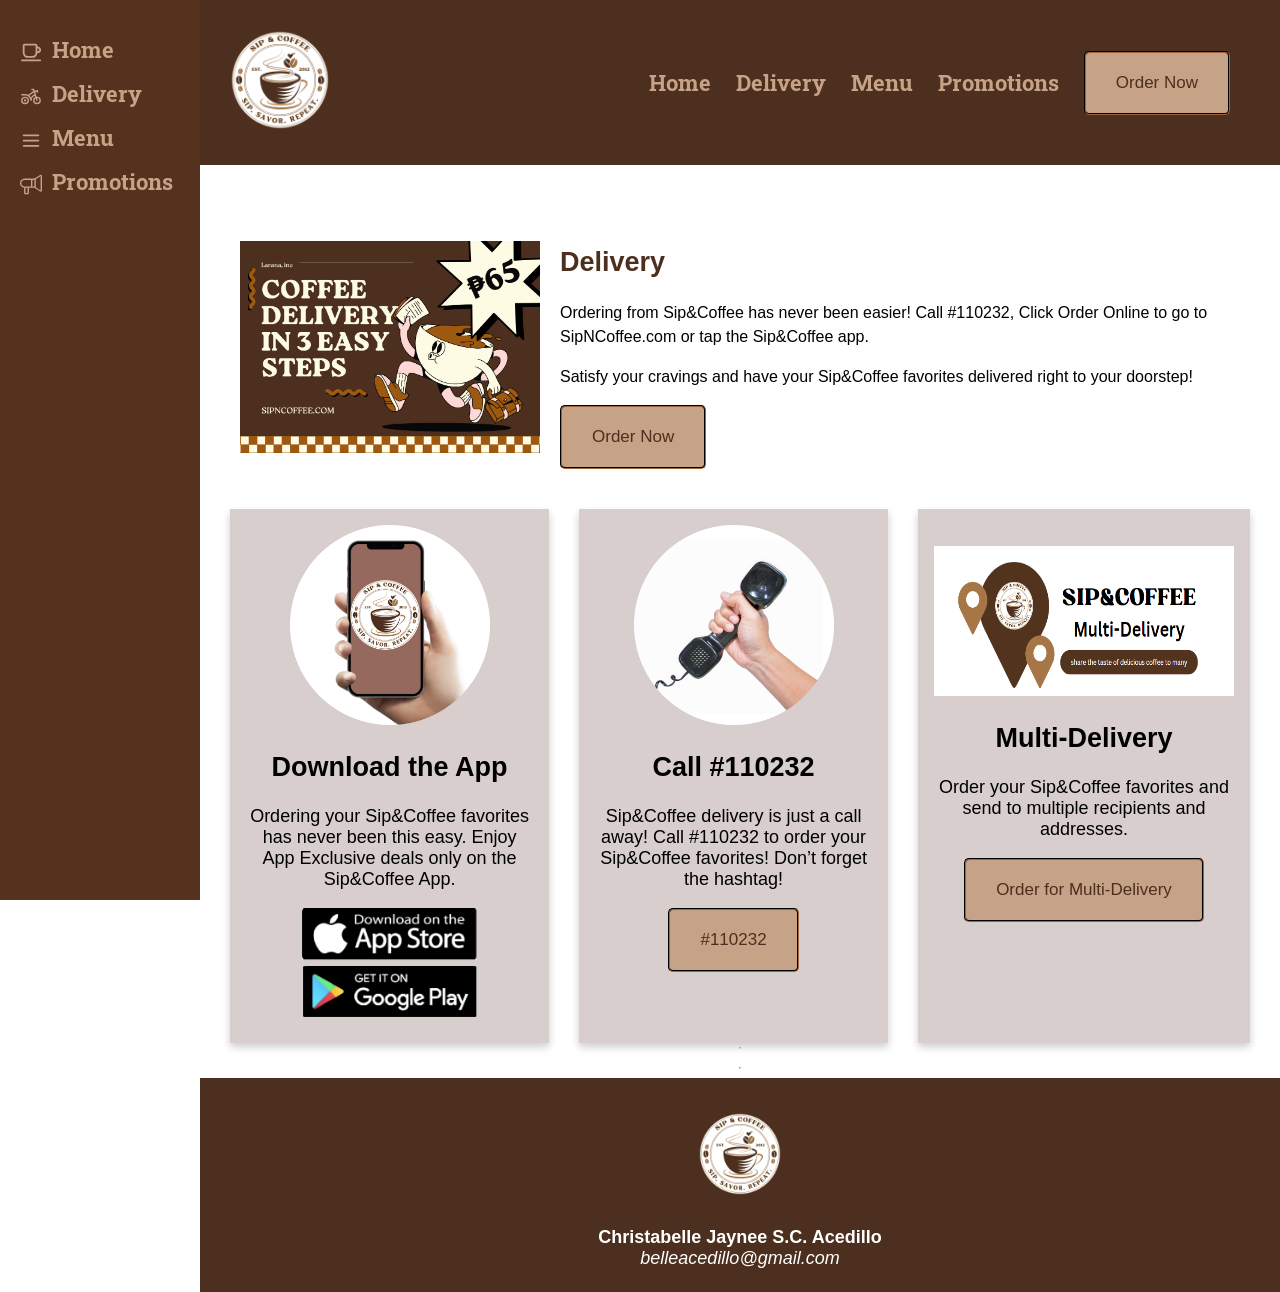
<file: SipNCoffeeFinals-main/delivery.html>
<!DOCTYPE html>
<html lang="en">
<head>
    <link rel="preconnect" href="https://fonts.googleapis.com">
    <link rel="preconnect" href="https://fonts.gstatic.com" crossorigin>
    <link href="https://fonts.googleapis.com/css2?family=Roboto+Slab:wght@100..900&display=swap" rel="stylesheet">

    <meta charset="UTF-8">
    <meta name="viewport" content="width=device-width, initial-scale=1.0">
    <link rel="preconnect" href="https://fonts.googleapis.com">
    <link rel="preconnect" href="https://fonts.gstatic.com" crossorigin>
    <link href="https://fonts.googleapis.com/css2?family=M+PLUS+Rounded+1c&display=swap" rel="stylesheet">
    <link rel="stylesheet" href="css/delivery.css">
    <link rel="stylesheet" href="css/style.css">
    <title>Sip & Coffee</title>
</head>
<body>
    <div class="sidebar">
        <div class="sidebar-navigation">
            <a href="index.html">
                <img class="svg-icon" src="svg/coffee-svgrepo-com.svg" alt="">
                  &nbsp;Home
            </a>
            <a href="delivery.html">
                <img class="svg-icon" src="svg/motorcycle-svgrepo-com.svg" alt="">
                  &nbsp;Delivery
            </a>
            <a href="menu.html">
                <img class="svg-icon" src="svg/hamburger.svg" alt="">
                &nbsp;Menu</a>

            <a href="promotions.html">
                <img class="svg-icon" src="svg/megaphone-svgrepo-com.svg" alt="">
                &nbsp;Promotions
            </a>
        </div>  
    </div>
    
    <div class="wrapper">

        <div class="header">
            <div class="logo">
                <img src="homeimages/logo.png" alt="Logo">
            </div>
            <div class="navigation">
                <a href="index.html">Home</a>
                <a href="delivery.html">Delivery</a>
                <a href="menu.html">Menu</a>
                <a href="promotions.html">Promotions</a> &nbsp;
                <button onclick="location.href='order.html';">Order Now</button>
            </div>
        </div>
        
        <div class="content">
            <div class="delivery-section">
                <img src="deliveryimages/easysteps.png" alt="Sip&Coffee Delivery">
                <div class="delivery-text">
                    <h2>Delivery</h2>
                    <p class="order-info">Ordering from Sip&Coffee has never been easier! Call #110232, Click Order Online to go to SipNCoffee.com or tap the Sip&Coffee app. </p>
                    <p class="order-info">Satisfy your cravings and have your Sip&Coffee favorites delivered right to your doorstep!</p>
                    <button onclick="location.href='order.html';">Order Now</button>
                </div>
            </div>
        </div>

        <div class="delivery-options">
            <div class="column">
                <div class="card">
                    <img src="deliveryimages/app.png" style="height: 200px;" alt="Download the App">
                    <h2>Download the App</h2>
                    <div class="divider"></div>
                    <p>Ordering your Sip&Coffee favorites has never been this easy. Enjoy App Exclusive deals only on the Sip&Coffee App.</p>
                    <div class="store-buttons">
                        <img src="deliveryimages/appstore.png" alt="App Store">
                        <img src="deliveryimages/playstore.png" alt="Google Play">
                    </div>
                </div>
            </div>
            <div class="column">
                <div class="card">
                    <img src="deliveryimages/telephone.png" style="height: 200px; width: 200px;" alt="Call #110232">
                    <h2>Call #110232</h2>
                    <div class="divider"></div>
                    <p>Sip&Coffee delivery is just a call away! Call #110232 to order your Sip&Coffee favorites! Don’t forget the hashtag!</p>
                    <button>#110232</button>
                </div>
            </div>
            <div class="column">
                <div class="card">
                    <br>
                    <img src="deliveryimages/multi.png" style="height: 150px; width: 300px;" alt="Multi-Delivery">
                    <h2>Multi-Delivery</h2>
                    <div class="divider"></div>
                    <p>Order your Sip&Coffee favorites and send to multiple recipients and addresses.</p>
                    <button onclick="location.href='order.html';">Order for Multi-Delivery</button>
                </div>
            </div>
        </div>
        
        <hr>
        <hr>

        <div class="footer">
            <br>
            <img width="100" height="100" src="homeimages/logo.png" alt="Logo">
            <p><b>Christabelle Jaynee S.C. Acedillo</b><br><i>belleacedillo@gmail.com</i></p>
        </div>
    </div>
</div>
</body>
</html>
</file>
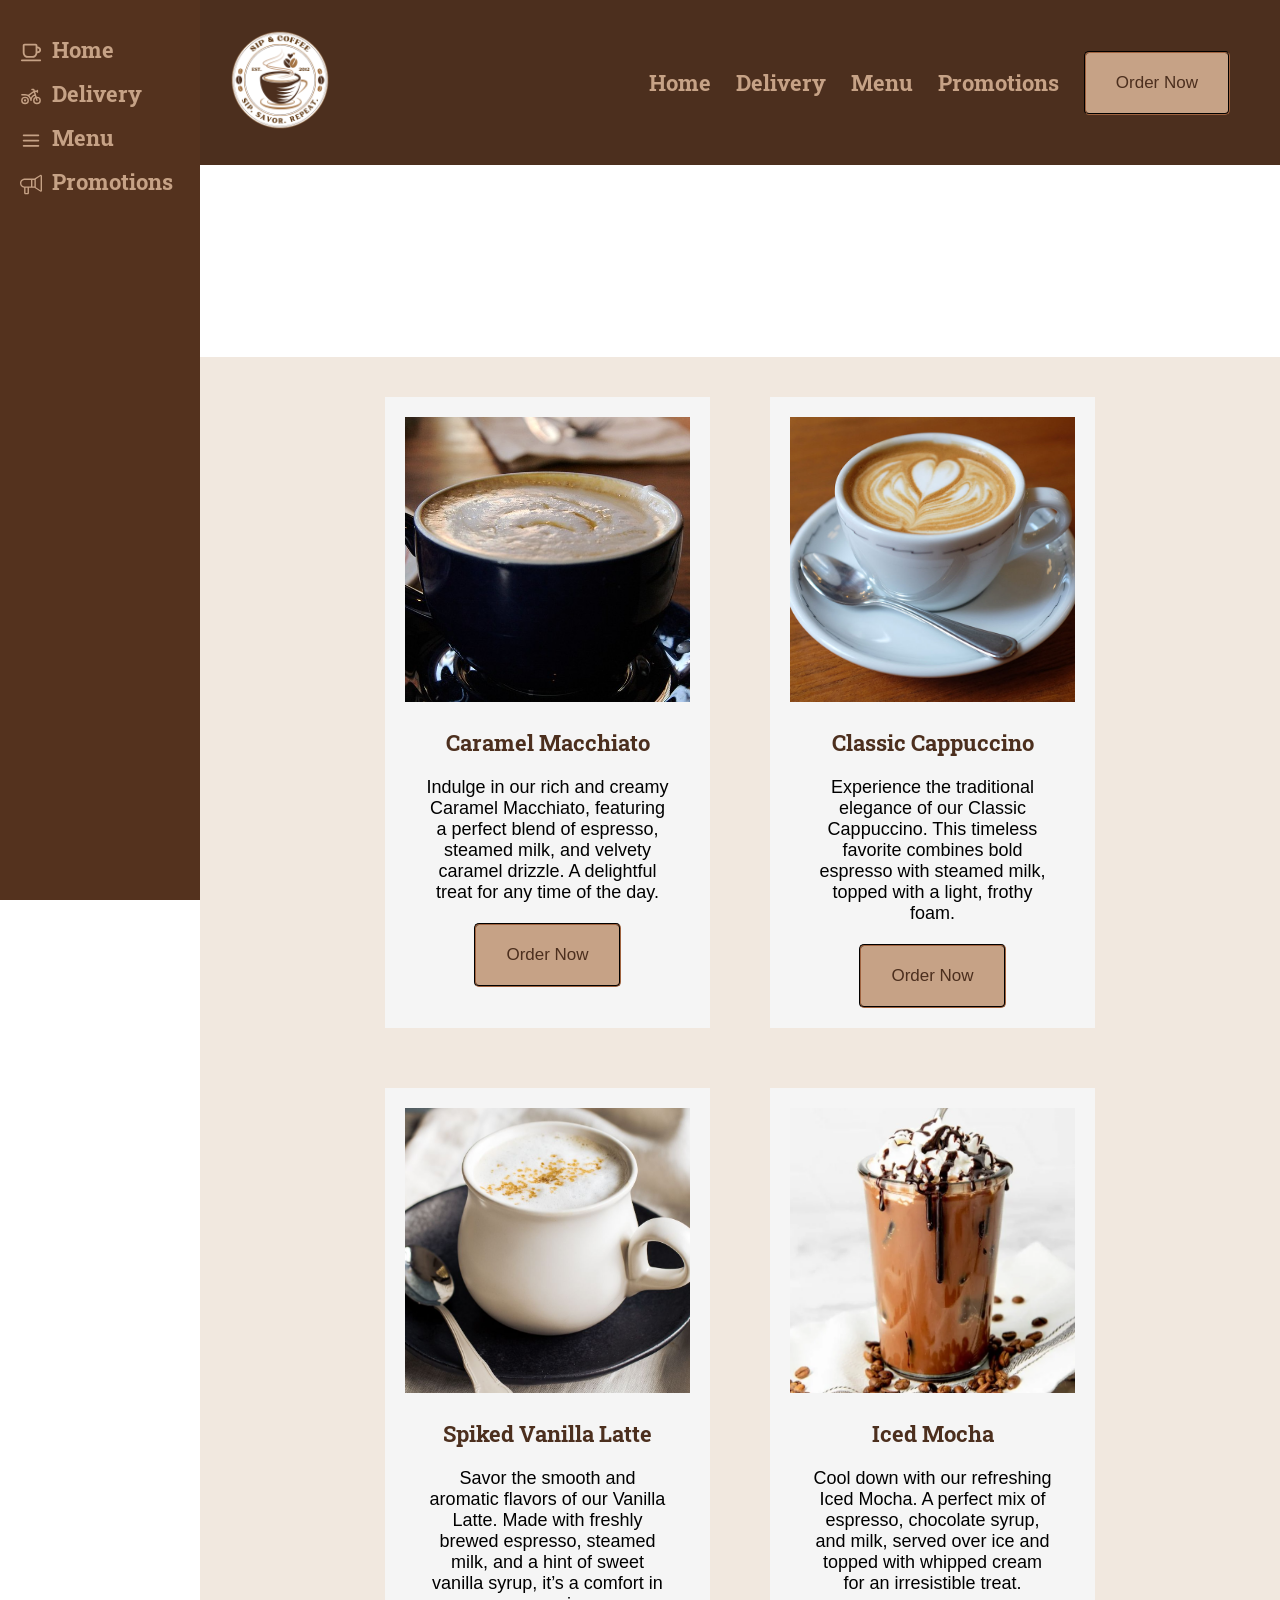
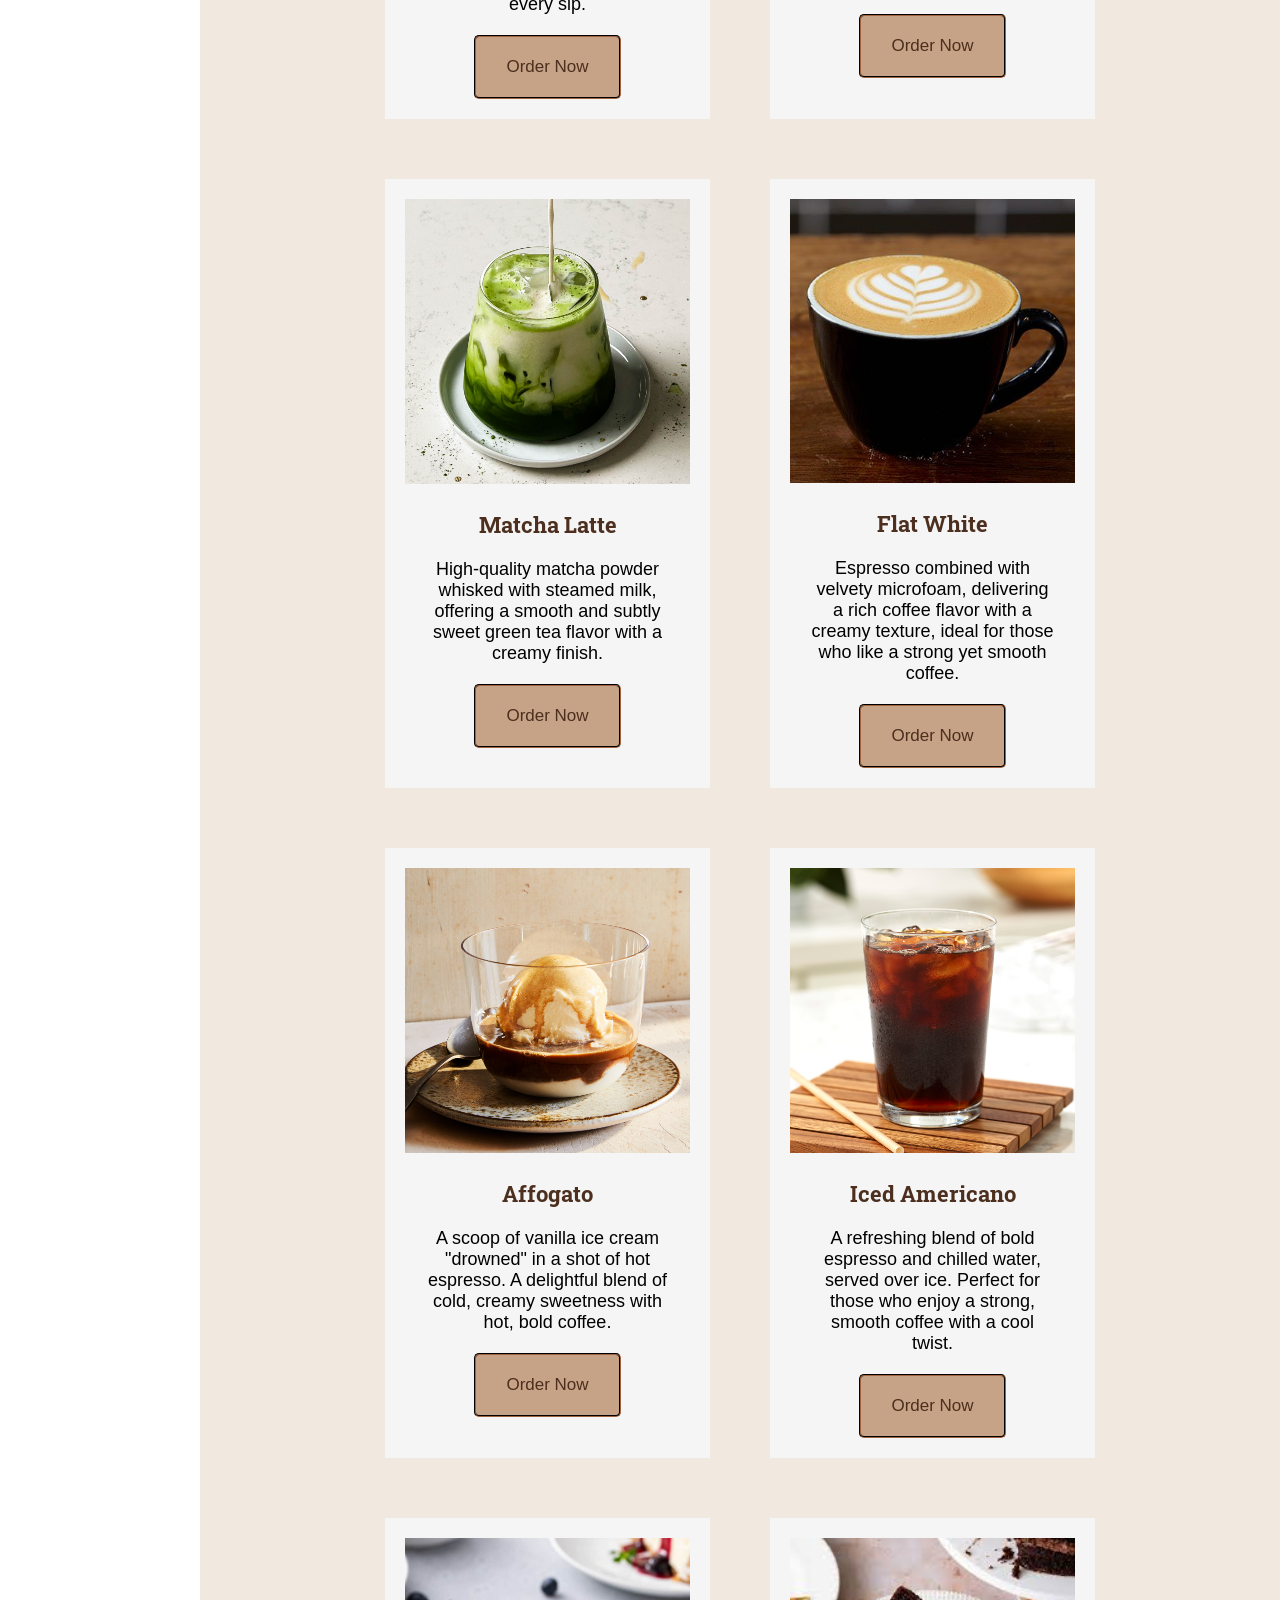
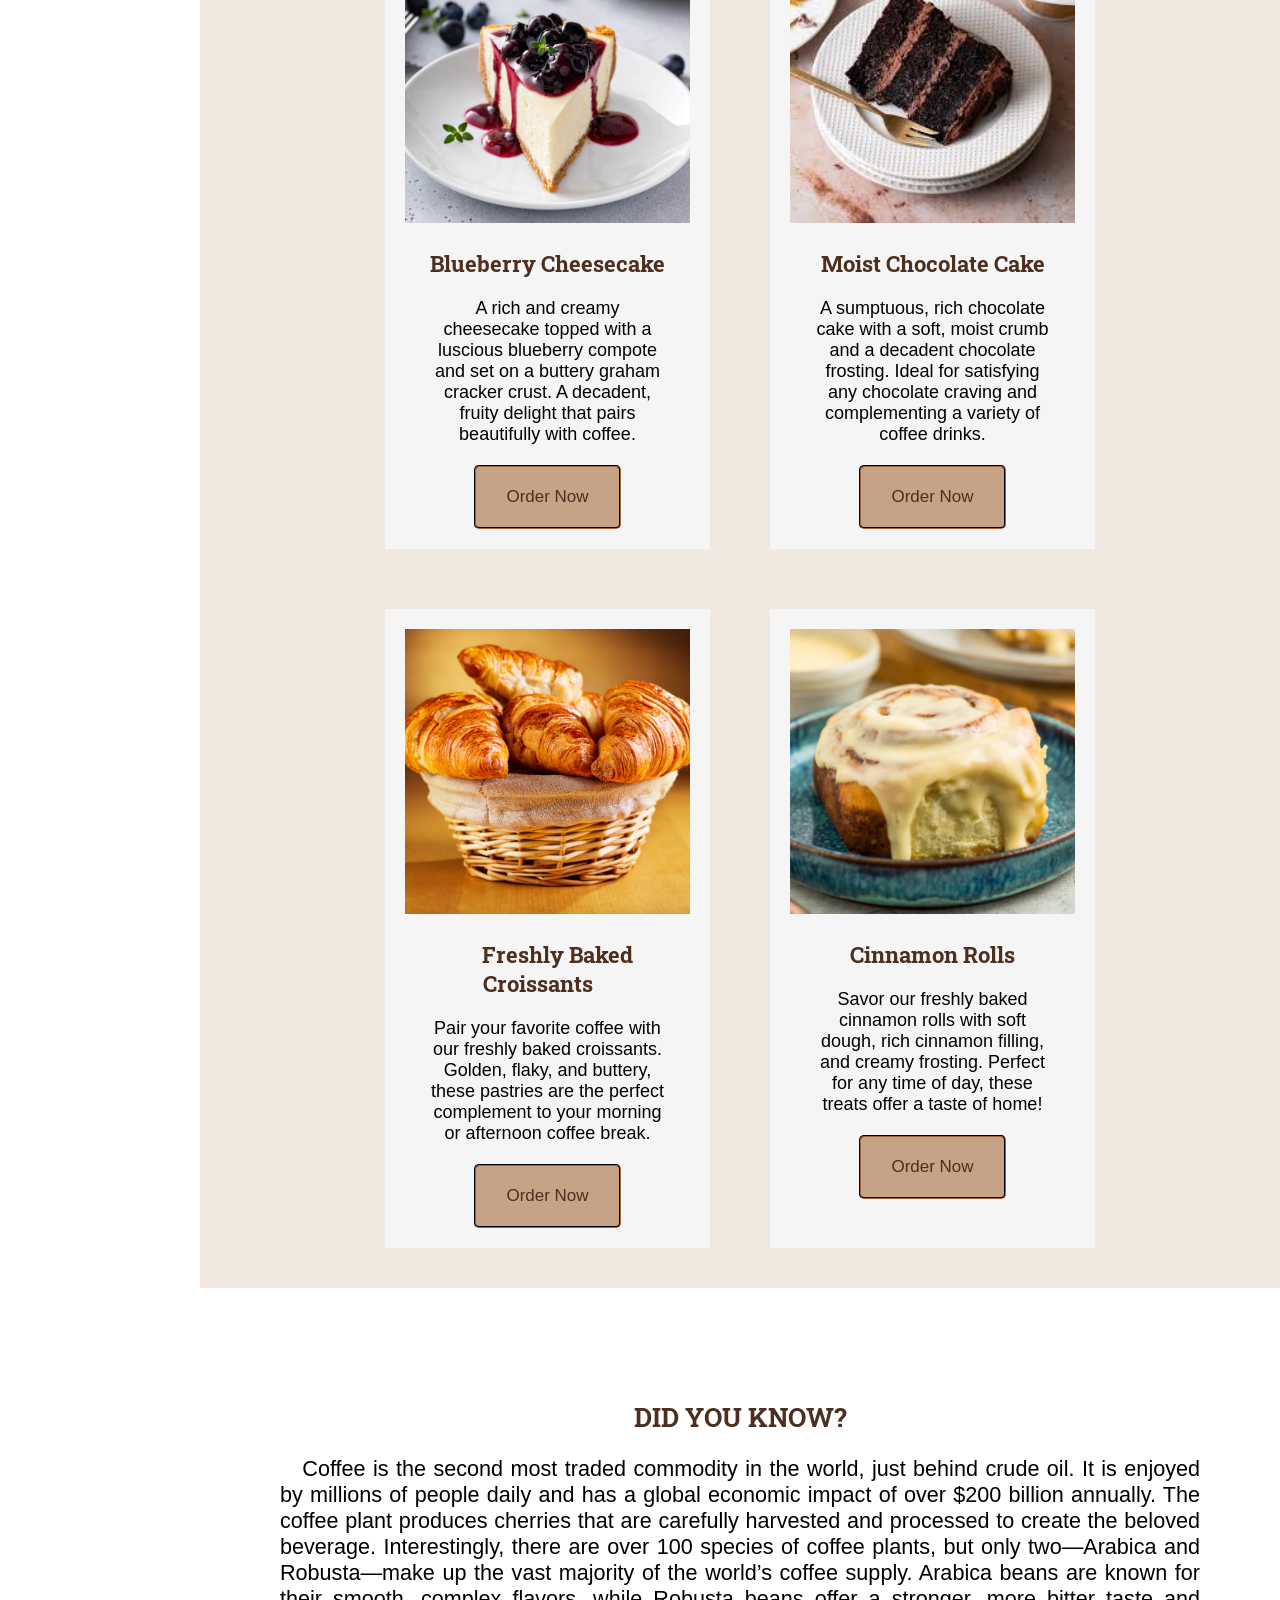
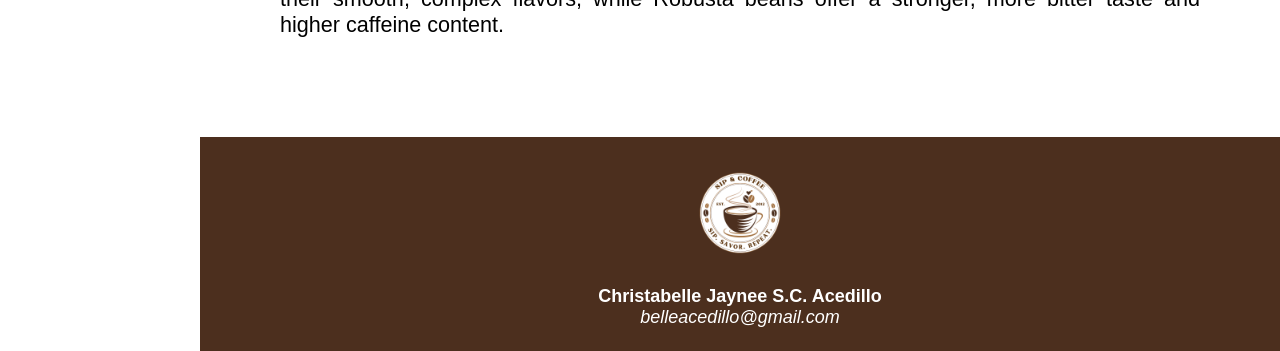
<file: SipNCoffeeFinals-main/menu.html>
<!DOCTYPE html>
<html lang="en">
<head>
    <link rel="preconnect" href="https://fonts.googleapis.com">
    <link rel="preconnect" href="https://fonts.gstatic.com" crossorigin>
    <link href="https://fonts.googleapis.com/css2?family=Roboto+Slab:wght@100..900&display=swap" rel="stylesheet">

    <meta charset="UTF-8">
    <meta name="viewport" content="width=device-width, initial-scale=1.0">
    <link rel="preconnect" href="https://fonts.googleapis.com">
    <link rel="preconnect" href="https://fonts.gstatic.com" crossorigin>
    <link href="https://fonts.googleapis.com/css2?family=M+PLUS+Rounded+1c&display=swap" rel="stylesheet">
    <link rel="stylesheet" href="css/style.css">
    <title>Sip & Coffee</title>
</head>
<body>
    <div class="sidebar">
        <div class="sidebar-navigation">
            <a href="index.html">
                <img class="svg-icon" src="svg/coffee-svgrepo-com.svg" alt="">
                  &nbsp;Home
            </a>
            <a href="delivery.html">
                <img class="svg-icon" src="svg/motorcycle-svgrepo-com.svg" alt="">
                  &nbsp;Delivery
            </a>
            <a href="menu.html">
                <img class="svg-icon" src="svg/hamburger.svg" alt="">
                &nbsp;Menu</a>

            <a href="promotions.html">
                <img class="svg-icon" src="svg/megaphone-svgrepo-com.svg" alt="">
                &nbsp;Promotions
            </a>
        </div>  
    </div>
    <div class="wrapper">
        <div class="header">
            <div class="logo">
                <img src="homeimages/logo.png" alt="Logo">
            </div>
            <div class="navigation">
                <a href="index.html">Home</a>
                <a href="delivery.html">Delivery</a>
                <a href="menu.html">Menu</a>
                <a href="promotions.html">Promotions</a> &nbsp;
                <button onclick="location.href='order.html';">Order Now</button>
            </div>
        </div>
        <div class="header-banner">
            <p><b>DRINKS AND PASTERIES SELECTIONS</b></p>
        </div>
        <div class="main-content">
            <div class="images-collage">
                <div class="image-box">
                    <img src="homeimages/caramel.png" alt="Image 1">
                    <br><br>
                    <b class="roboto-slab larger">Caramel Macchiato</b>
                    <p>Indulge in our rich and creamy Caramel Macchiato, featuring a perfect blend of espresso, steamed milk, and velvety caramel drizzle. A delightful treat for any time of the day.</p>
                    <button onclick="location.href='order.html';">Order Now</button>
                </div>
                <div class="image-box">
                    <img src="homeimages/cap.png" alt="Image 2">
                    <br><br>
                    <b class="roboto-slab larger">Classic Cappuccino</b>
                    <p>Experience the traditional elegance of our Classic Cappuccino. This timeless favorite combines bold espresso with steamed milk, topped with a light, frothy foam.</p>
                    <button onclick="location.href='order.html';">Order Now</button>
                </div>
                <div class="image-box">
                    <img src="homeimages/vanilla.png" alt="Image 3">
                    <br><br>
                    <b class="roboto-slab larger">Spiked Vanilla Latte</b>
                    <p>Savor the smooth and aromatic flavors of our Vanilla Latte. Made with freshly brewed espresso, steamed milk, and a hint of sweet vanilla syrup, it’s a comfort in every sip.</p>
                    <button onclick="location.href='order.html';">Order Now</button>
                </div>
                <div class="image-box">
                    <img src="homeimages/mocha.png" alt="Image 4">
                    <br><br>
                    <b class="roboto-slab larger">Iced Mocha</b>
                    <p>Cool down with our refreshing Iced Mocha. A perfect mix of espresso, chocolate syrup, and milk, served over ice and topped with whipped cream for an irresistible treat.</p>
                    <button onclick="location.href='order.html';">Order Now</button>
                </div>
                <div class="image-box">
                    <img src="menuimages/matcha.png" alt="Image 5">
                    <br><br>
                    <b class="roboto-slab larger">Matcha Latte</b>
                    <p>High-quality matcha powder whisked with steamed milk, offering a smooth and subtly sweet green tea flavor with a creamy finish.</p>
                    <button onclick="location.href='order.html';">Order Now</button>
                </div>
                <div class="image-box">
                    <img src="menuimages/flatwhite.png" alt="Image 6">
                    <br><br>
                    <b class="roboto-slab larger">Flat White</b>
                    <p>Espresso combined with velvety microfoam, delivering a rich coffee flavor with a creamy texture, ideal for those who like a strong yet smooth coffee.</p>
                    <button onclick="location.href='order.html';">Order Now</button>
                </div>
                <div class="image-box">
                    <img src="menuimages/affogato.png" alt="Image 7">
                    <br><br>
                    <b class="roboto-slab larger">Affogato</b>
                    <p>A scoop of vanilla ice cream "drowned" in a shot of hot espresso. A delightful blend of cold, creamy sweetness with hot, bold coffee.</p>
                    <button onclick="location.href='order.html';">Order Now</button>
                </div>
                <div class="image-box">
                    <img src="menuimages/icedamericano.png" alt="Image 8">
                    <br><br>
                    <b class="roboto-slab larger">Iced Americano</b>
                    <p>A refreshing blend of bold espresso and chilled water, served over ice. Perfect for those who enjoy a strong, smooth coffee with a cool twist.</p>
                    <button onclick="location.href='order.html';">Order Now</button>
                </div>
                <div class="image-box">
                    <img src="menuimages/blue.png" alt="Image 9">
                    <br><br>
                    <b class="roboto-slab larger">Blueberry Cheesecake</b>
                    <p>A rich and creamy cheesecake topped with a luscious blueberry compote and set on a buttery graham cracker crust. A decadent, fruity delight that pairs beautifully with coffee.</p>
                    <button onclick="location.href='order.html';">Order Now</button>
                </div>
                <div class="image-box">
                    <img src="menuimages/choco.png" alt="Image 10">
                    <br><br>
                    <b class="roboto-slab larger">Moist Chocolate Cake</b>
                    <p>A sumptuous, rich chocolate cake with a soft, moist crumb and a decadent chocolate frosting. Ideal for satisfying any chocolate craving and complementing a variety of coffee drinks.</p>
                    <button onclick="location.href='order.html';">Order Now</button>
                </div>
                <div class="image-box">
                    <img src="homeimages/bread.png" alt="Image 11">
                    <br><br>
                    <b class="roboto-slab larger">Freshly Baked Croissants</b>
                    <p>Pair your favorite coffee with our freshly baked croissants. Golden, flaky, and buttery, these pastries are the perfect complement to your morning or afternoon coffee break.</p>
                    <button onclick="location.href='order.html';">Order Now</button>
                </div>
                <div class="image-box">
                    <img src="homeimages/cinnamon.png" alt="Image 12">
                    <br><br>
                    <b class="roboto-slab larger">Cinnamon Rolls</b>
                    <p>Savor our freshly baked cinnamon rolls with soft dough, rich cinnamon filling, and creamy frosting. Perfect for any time of day, these treats offer a taste of home!</p>
                    <button onclick="location.href='order.html';">Order Now</button>
                </div>
            </div>
        </div>
        <div class="banner">
        </div>
        <div class="intro-text-area"><br><br>
            <center><b class="roboto-slab larger">DID YOU KNOW?</b></center>
            <p>
                &nbsp;&nbsp;&nbsp;Coffee is the second most traded commodity in the world, just behind crude oil. It is enjoyed by millions of people daily and has a global economic impact of over $200 billion annually. The coffee plant produces cherries that are carefully harvested and processed to create the beloved beverage. Interestingly, there are over 100 species of coffee plants, but only two—Arabica and Robusta—make up the vast majority of the world’s coffee supply. Arabica beans are known for their smooth, complex flavors, while Robusta beans offer a stronger, more bitter taste and higher caffeine content.            </p><br><br><br>
        </div>
        <div class="footer">
            <br>
            <img width="100" height="100" src="homeimages/logo.png" alt="Logo">
            <p><b>Christabelle Jaynee S.C. Acedillo</b><br><i>belleacedillo@gmail.com</i></p>
        </div>
    </div>
</div>
</body>
</html>
</file>
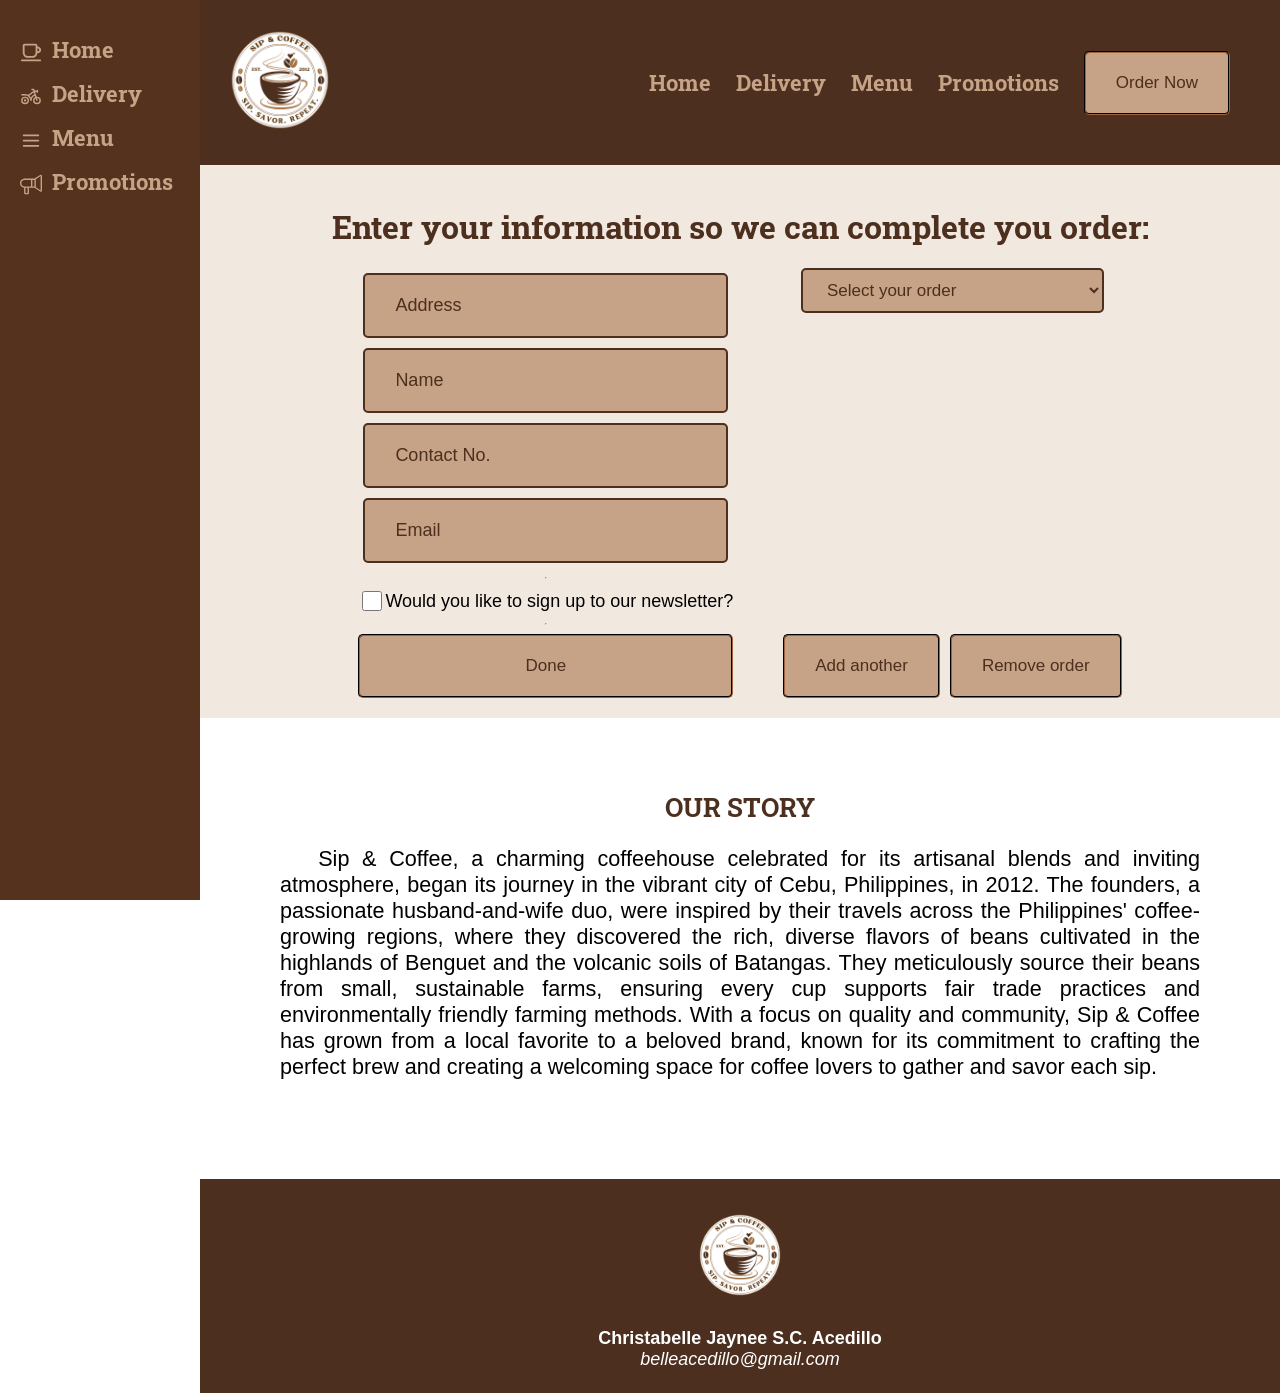
<file: SipNCoffeeFinals-main/order.html>
<!DOCTYPE html>
<html lang="en">
<head>
    <link rel="preconnect" href="https://fonts.googleapis.com">
    <link rel="preconnect" href="https://fonts.gstatic.com" crossorigin>
    <link href="https://fonts.googleapis.com/css2?family=Roboto+Slab:wght@100..900&display=swap" rel="stylesheet">

    <meta charset="UTF-8">
    <meta name="viewport" content="width=device-width, initial-scale=1.0">
    <link rel="preconnect" href="https://fonts.googleapis.com">
    <link rel="preconnect" href="https://fonts.gstatic.com" crossorigin>
    <link href="https://fonts.googleapis.com/css2?family=M+PLUS+Rounded+1c&display=swap" rel="stylesheet">
    <link rel="stylesheet" href="css/style.css">
    <link rel="stylesheet" href="css/order.css">
    <title>Sip & Coffee</title>
</head>
<body>
    <div class="sidebar">
        <div class="sidebar-navigation">
            <a href="index.html">
                <img class="svg-icon" src="svg/coffee-svgrepo-com.svg" alt="">
                  &nbsp;Home
            </a>
            <a href="delivery.html">
                <img class="svg-icon" src="svg/motorcycle-svgrepo-com.svg" alt="">
                  &nbsp;Delivery
            </a>
            <a href="menu.html">
                <img class="svg-icon" src="svg/hamburger.svg" alt="">
                &nbsp;Menu</a>

            <a href="promotions.html">
                <img class="svg-icon" src="svg/megaphone-svgrepo-com.svg" alt="">
                &nbsp;Promotions
            </a>
        </div>  
    </div>
    <div class="wrapper">
        <div class="header">
            <div class="logo">
                <img src="homeimages/logo.png" alt="Logo">
            </div>
            <div class="navigation">
                <a href="index.html">Home</a>
                <a href="delivery.html">Delivery</a>
                <a href="menu.html">Menu</a>
                <a href="promotions.html">Promotions</a> &nbsp;
                <button onclick="location.href='order.html';">Order Now</button>
            </div>
        </div>
        <div class="main-content">
            <b class="roboto-slab" style="font-size: xx-large; flex: none;">Enter your information so we can complete you order:</b>
            
            <div style="display: flex; flex-direction: row; gap: 50px;">
                <div style="display: flex; flex-direction: column;">
                    <input type="text" placeholder="Address">
                    <input type="text" placeholder="Name">
                    <input type="text" placeholder="Contact No.">
                    <input type="text" placeholder="Email">
    
                    <hr>

                    <div style="display: flex; flex-direction: row; align-items: center;">
                        <input type="checkbox"><span>Would you like to sign up to our newsletter?</span>
                    </div>
                    <hr>
                    <button onclick="location.href='#order-complete';">Done</button>
                </div>
    
                <div style="display: flex; align-items: center; flex-direction: column; gap: 10px; justify-content: space-between;">
                    <div id="select" style="display: flex; flex-direction: column; gap: 10px;">
                        <select>
                              <option value="">Select your order</option>
                              <option value="csramel-machiato">Caramel Macchiato - ₱60</option>
                              <option value="cappuccino">Classic Cappuccino -  ₱55</option>
                              <option value="vanilla-latte">Spiked Vanilla Latte -  ₱45</option>
                              <option value="mocha">Iced Mocha -  ₱65</option>
                              <option value="matcha">Matcha Latte -  ₱80</option>
                              <option value="flat-white">Flat White -  ₱70</option>
                              <option value="affogato">Affogato -  ₱65</option>
                              <option value="iced-americano">Iced Americano -  ₱50</option>
                              <option value="blueberry-cheesecake">Blueberry Cheesecake -  ₱100</option>
                              <option value="moist-choco">Moist Chocolate Cake -  ₱110</option>
                              <option value="crossaints">Freshly Baked Croissants -  ₱90</option>
                              <option value="cinammon-rolls">Cinnamon Rolls -  ₱80</option>
                          </select>
                    </div>
          
                      <br>
                      
                      <div style="display: flex; flex-direction: row; gap: 10px;">
                          <button onclick="addSelect()">Add another</button>
                          <button onclick="removeSelect()">Remove order</button>
                      </div>
                </div>
            </div>
        </div>

        <div id="order-complete">
            <img src="svg/checkbox-circle-svgrepo-com.svg" alt="Checkmark Image" style="height: 200px; width: 200px;">
            <p>Your order has been requested, we will send an email regarding your order's status.</p>
            <button onclick="location.href='#';">Okay</button>
        </div>

        <div class="intro-text-area"><br><br>
            <center><b class="roboto-slab larger">OUR STORY</b></center>
            <p>
                &nbsp;&nbsp;&nbsp;Sip & Coffee, a charming coffeehouse celebrated for its artisanal blends and inviting atmosphere, began its journey in the vibrant city of Cebu, Philippines, in 2012. The founders, a passionate husband-and-wife duo, were inspired by their travels across the Philippines' coffee-growing regions, where they discovered the rich, diverse flavors of beans cultivated in the highlands of Benguet and the volcanic soils of Batangas. They meticulously source their beans from small, sustainable farms, ensuring every cup supports fair trade practices and environmentally friendly farming methods. With a focus on quality and community, Sip & Coffee has grown from a local favorite to a beloved brand, known for its commitment to crafting the perfect brew and creating a welcoming space for coffee lovers to gather and savor each sip.
            </p><br><br><br>
        </div>
        <div class="footer">
            <br>
            <img width="100" height="100" src="homeimages/logo.png" alt="Logo">
            <p><b>Christabelle Jaynee S.C. Acedillo</b><br><i>belleacedillo@gmail.com</i></p>
        </div>
    </div>
</div>
<script>
    let selectNum = 1;
    const selectLimit = 4;

    function addSelect() {

        if (selectNum <= selectLimit) {
            const select = document.querySelector('select');
            const options = select.querySelectorAll('option');
            
            const newSelect = document.createElement('select');

            newSelect.id = `${selectNum}`
            
            options.forEach(option => {
                const newOption = document.createElement('option');
                newOption.text = option.text;
                newOption.value = option.value;
                newSelect.appendChild(newOption);
            });
            
            document.querySelector('#select').appendChild(newSelect);
            selectNum++
        } else {
            const maxSelectInfo = document.createElement('p')
            maxSelectInfo.text = "Maximum orders exceeded."
            document.querySelector('#select').appendChild()
        }
    }

    function removeSelect() {
        if (selectNum != 0) {
            const select = document.getElementById(`${selectNum-1}`)
            selectNum--
            select.remove();
        }
    }
</script>

</body>
</html>
</file>
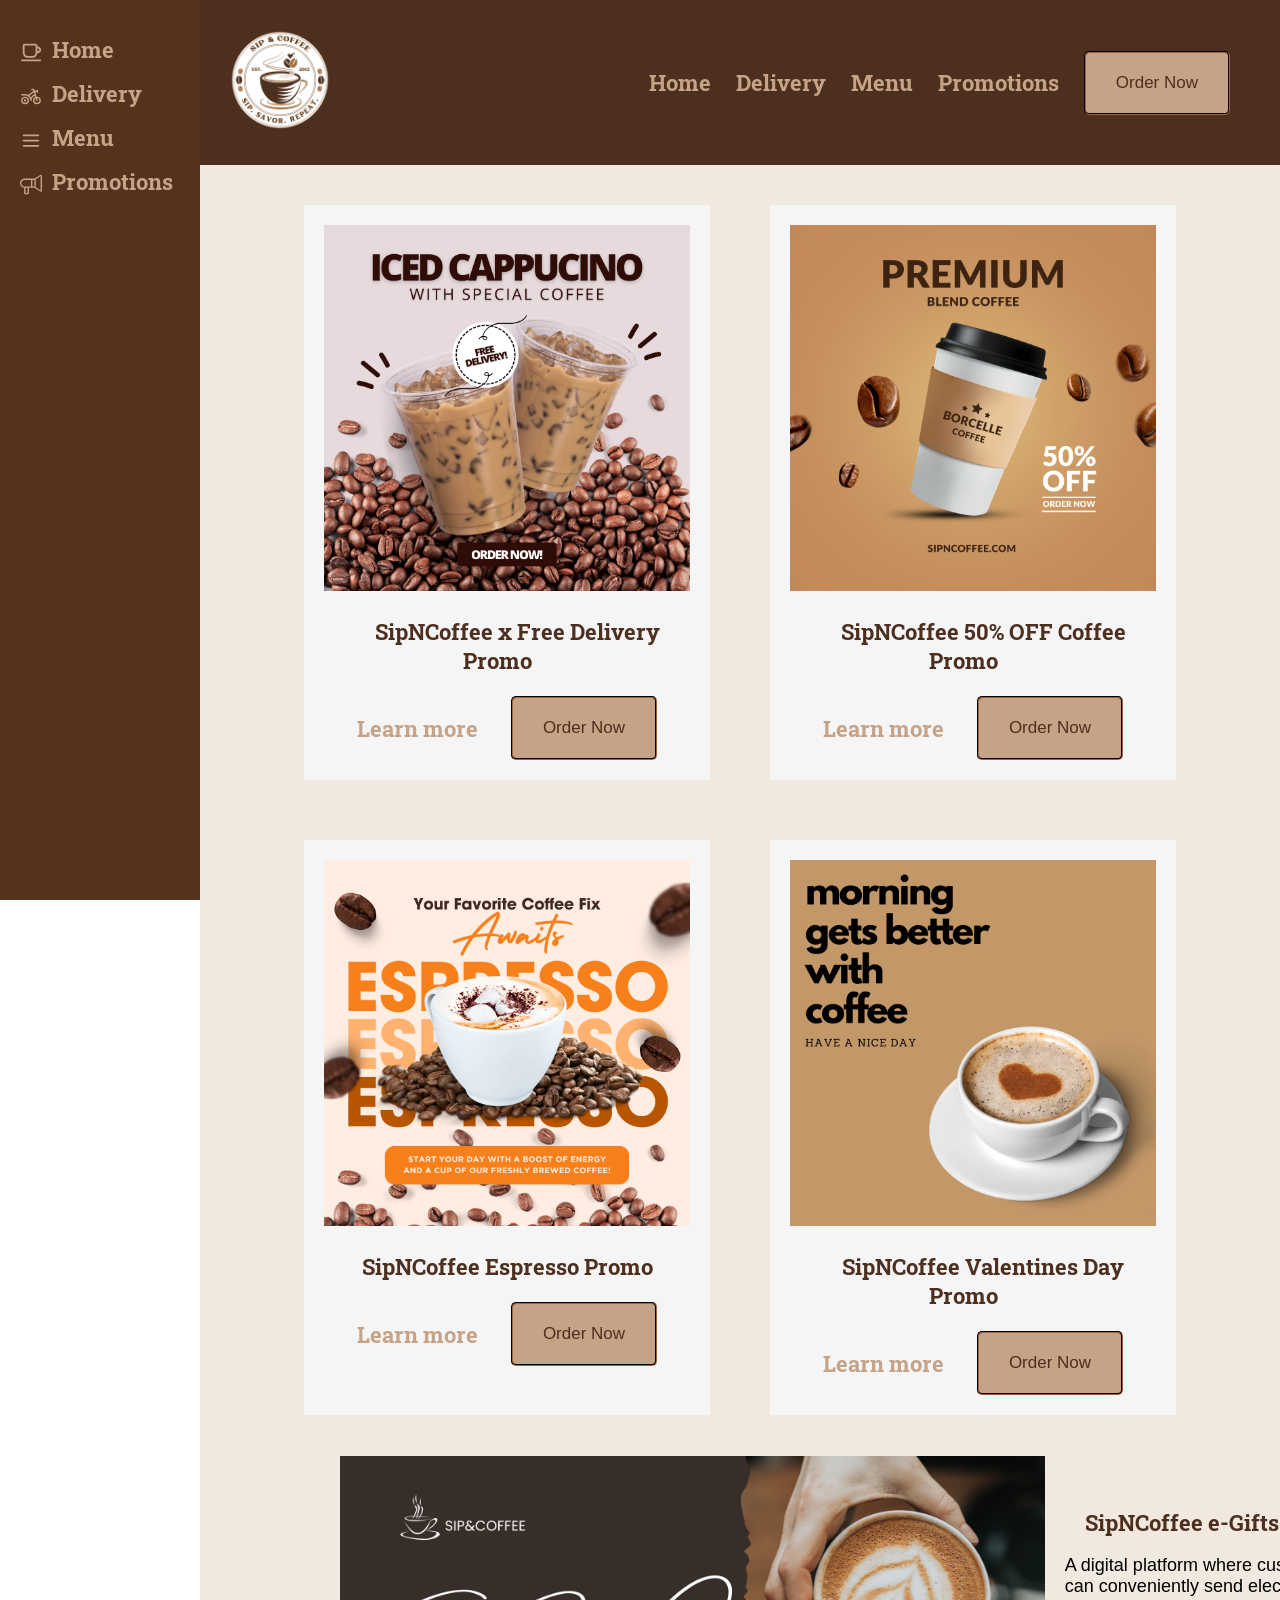
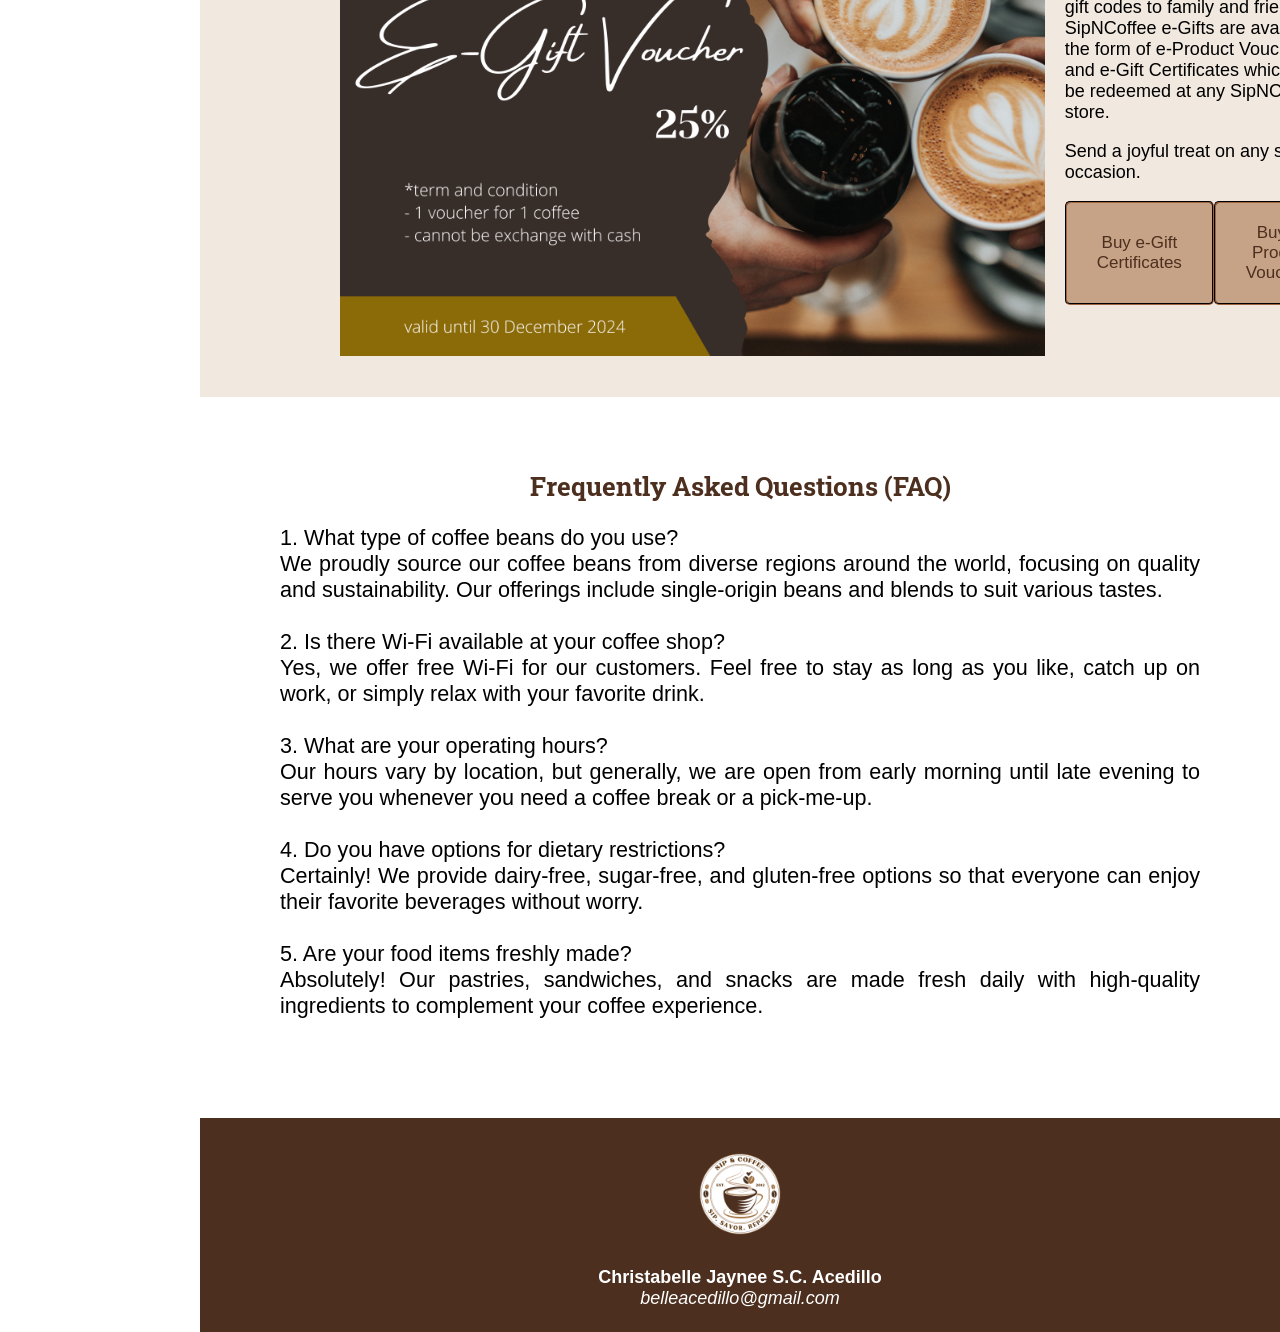
<file: SipNCoffeeFinals-main/promotions.html>
<!DOCTYPE html>
<html lang="en">
<head>
    <link rel="preconnect" href="https://fonts.googleapis.com">
    <link rel="preconnect" href="https://fonts.gstatic.com" crossorigin>
    <link href="https://fonts.googleapis.com/css2?family=Roboto+Slab:wght@100..900&display=swap" rel="stylesheet">

    <meta charset="UTF-8">
    <meta name="viewport" content="width=device-width, initial-scale=1.0">
    <link rel="preconnect" href="https://fonts.googleapis.com">
    <link rel="preconnect" href="https://fonts.gstatic.com" crossorigin>
    <link href="https://fonts.googleapis.com/css2?family=M+PLUS+Rounded+1c&display=swap" rel="stylesheet">
    <link rel="stylesheet" href="css/style.css">
    <link rel="stylesheet" href="css/promotions.css">
    <title>Sip & Coffee</title>
</head>
<body>
    <div class="sidebar">
        <div class="sidebar-navigation">
            <a href="index.html">
                <img class="svg-icon" src="svg/coffee-svgrepo-com.svg" alt="">
                  &nbsp;Home
            </a>
            <a href="delivery.html">
                <img class="svg-icon" src="svg/motorcycle-svgrepo-com.svg" alt="">
                  &nbsp;Delivery
            </a>
            <a href="menu.html">
                <img class="svg-icon" src="svg/hamburger.svg" alt="">
                &nbsp;Menu</a>

            <a href="promotions.html">
                <img class="svg-icon" src="svg/megaphone-svgrepo-com.svg" alt="">
                &nbsp;Promotions
            </a>
        </div>  
    </div>
    <div class="wrapper">
        <div class="header">
            <div class="logo">
                <img src="homeimages/logo.png" alt="Logo">
            </div>
            <div class="navigation">
                <a href="index.html">Home</a>
                <a href="delivery.html">Delivery</a>
                <a href="menu.html">Menu</a>
                <a href="promotions.html">Promotions</a> &nbsp;
                <button onclick="location.href='order.html';">Order Now</button>
            </div>
        </div>

        <div class="main-content">
            <div class="promotions">
                <div class="promo-image-box">
                    <img src="promotionsimages/promo1.png" alt="Image 1">
                    <br><br>
                    <b class="roboto-slab larger">SipNCoffee x Free Delivery Promo</b>
                    <br><br>
                    <div style="display: flex; flex-direction: row; align-items: center; justify-content: space-evenly;">
                        <a href="">Learn more</a>
                        <button onclick="location.href='order.html';">Order Now</button>
                    </div>
                </div>
                <div class="promo-image-box">
                    <img src="promotionsimages/promo2.png" alt="Image 1">
                    <br><br>
                    <b class="roboto-slab larger">SipNCoffee 50% OFF Coffee Promo</b>
                    <br><br>
                    <div style="display: flex; flex-direction: row; align-items: center; justify-content: space-evenly;">
                        <a href="">Learn more</a>
                        <button onclick="location.href='order.html';">Order Now</button>
                    </div>
                </div>
                <div class="promo-image-box">
                    <img src="promotionsimages/promo3.png" alt="Image 1">
                    <br><br>
                    <b class="roboto-slab larger">SipNCoffee Espresso Promo</b>
                    <br><br>
                    <div style="display: flex; flex-direction: row; align-items: center; justify-content: space-evenly;">
                        <a href="">Learn more</a>
                        <button onclick="location.href='order.html';">Order Now</button>
                    </div>
                </div>
                <div class="promo-image-box">
                    <img src="promotionsimages/promo4.png" alt="Image 1">
                    <br><br>
                    <b class="roboto-slab larger">SipNCoffee Valentines Day Promo</b>
                    <br><br>
                    <div style="display: flex; flex-direction: row; align-items: center; justify-content: space-evenly;">
                        <a href="">Learn more</a>
                        <button onclick="location.href='order.html';">Order Now</button>
                    </div>
                </div>
            </div>

            <br>

            <div style="display: flex; flex-direction: row; align-items: center; gap: 20px; padding-inline: 20px; margin-inline: 100px;">
                <img height="500" src="promotionsimages/egift.png" alt="">
                <div>
                    <b class="roboto-slab larger">SipNCoffee e-Gifts</b>
                    <p>A digital platform where customers can conveniently send electronic gift codes to family and friends. SipNCoffee e-Gifts are available in the form of e-Product Vouchers and e-Gift Certificates which can be redeemed at any SipNCoffee store.</p>
                    <p>Send a joyful treat on any special occasion.</p>
                    <div style="display: flex; flex-direction: row; justify-content: space-evenly;">
                        <button>Buy e-Gift Certificates</button>
                        <button>Buy e-Product Vouchers</button>
                    </div>
                </div>
            </div>

            <br>
        </div>

        <div class="intro-text-area"><br><br>
            <center><b class="roboto-slab larger">Frequently Asked Questions (FAQ)</b></center>
            <p>

                1. What type of coffee beans do you use?<br>
                We proudly source our coffee beans from diverse regions around the world, focusing on quality and sustainability. Our offerings include single-origin beans and blends to suit various tastes.<br><br>
                
                2. Is there Wi-Fi available at your coffee shop?<br>
                Yes, we offer free Wi-Fi for our customers. Feel free to stay as long as you like, catch up on work, or simply relax with your favorite drink.
                <br><br>
                3. What are your operating hours?<br>
                Our hours vary by location, but generally, we are open from early morning until late evening to serve you whenever you need a coffee break or a pick-me-up.
                <br><br>
                4. Do you have options for dietary restrictions?<br>
                Certainly! We provide dairy-free, sugar-free, and gluten-free options so that everyone can enjoy their favorite beverages without worry.
                <br><br>
                5. Are your food items freshly made?<br>
                Absolutely! Our pastries, sandwiches, and snacks are made fresh daily with high-quality ingredients to complement your coffee experience.
            </p><br><br><br>
        </div>
        <div class="footer">
            <br>
            <img width="100" height="100" src="homeimages/logo.png" alt="Logo">
            <p><b>Christabelle Jaynee S.C. Acedillo</b><br><i>belleacedillo@gmail.com</i></p>
        </div>
    </div>
</div>
</body>
</html>
</file>
<file: SipNCoffeeFinals-main/css/delivery.css>
.content {
    padding: 40px;
    text-align: center;
    background-color: #fff;
}

.delivery-section {
    display: flex;
    justify-content: center;
    align-items: center;
    width: 100%;
    margin-top: 20px;
}

.delivery-section img {
    width: 30%;
    height: auto;
}

.delivery-text {
    margin-left: 20px;
    text-align: left;
}

.delivery-text h2 {
    color: #4c2f1e;
}

.order-info {
    color: black;
    font-size: 16px;
    line-height: 1.5;
}

.card {
  box-shadow: 0 4px 8px 0 rgba(0, 0, 0, 0.2); /* this adds the "card" effect */
  padding: 16px;
  height: 95%;
  text-align: center;
  background-color: #d8cece;
}

a::before {
    content: '';
    position: absolute;
    bottom: -2px;
    left: 0;
    width: 0;
    height: 2px;
    background-color: #c6a286; 
    transition: width 0.3s;
}

a:hover::before {
    width: 100%;
}

.roboto-slab {
    font-family: "Roboto Slab", serif;
    color: #4c2f1e;
}

.image-box p, b {
    margin: 20px;
}

.delivery-options {
    display: flex;
    justify-content: space-evenly;
    flex-direction: row;
    gap: 30px;
    margin-inline: 30px;
}
</file>
<file: SipNCoffeeFinals-main/css/style.css>
body, html {
    padding: 0;
    margin: 0;
    width: 100%;
    height: 100%;
    font-family:'Segoe UI', Tahoma, Geneva, Verdana, sans-serif;
    font-size: large;
}

.sidebar {
    position: fixed;
    top: 0;
    left: 0;
    width: 200px;
    height: 100%;
    background-color: #54321e;
    padding: 20px;
    box-sizing: border-box;
}

.sidebar-navigation a, a {
    font-family: "Roboto Slab", serif;
    font-size: larger;
    margin: 15px 0;
    text-decoration: none;
    color: #c6a286;
    display: block;
    transition: all 0.1s ease-in;  
} .sidebar-navigation a:hover, a:hover {
    scale: 95%;
    filter: brightness(80%);
    transition: all 0.1s ease-in;  
} .sidebar-navigation a:active, a:active {
    scale: 90%;
    transition: all 0.1s ease-in;  
}

.wrapper {
    margin-left: 200px;
    display: flex;
    flex-direction: column;
    height: 100%;
    box-sizing: border-box;
}

.navigation {
    display: flex;
    align-items: center;
    gap: 10px;
    margin-inline: 30px;
}

.header {
    display: flex;
    justify-content: space-between;
    align-items: center;
    padding: 20px;
    background-color: #4c2f1e;
}

.header .logo img {
    width: 120px;
    height: auto;
}

.navigation a {
    font-family: "Roboto Slab", serif;
    font-size: larger;
    margin-left: 15px;
    text-decoration: none;
    color: #c6a286;
    transition: all 0.1s ease-in;  
} .navigation a:hover {
    scale: 95%;
    filter: brightness(80%);
    transition: all 0.1s ease-in;  
} .navigation a:active {
    scale: 90%;
    transition: all 0.1s ease-in;  
}

button {
    border: groove;
    background-color:#c6a286;
    color: #4c2f1e;
    padding: 20px 30px;
    font-size: 17px;
    cursor: pointer;
    border-radius: 5px;
    transition: all 0.1s ease-in;  
    border-color: #4c2f1e;
    border-width: 2px;
}

button:hover {
    scale: 95%;
    filter: brightness(80%);
}

button:active {
    scale: 93%;
}

.banner {
    text-align: center; 
    font-family: 'Times New Roman', Times, serif;
    padding: 20px;
    background: url('/homeimages/banner.png') no-repeat center;
    background-size: cover;
    height: 100px;
    display: flex;
    align-items: center;
    justify-content: center;
    color: white;
    font-size: larger;
}

.banner {
    text-align: center; 
    font-family: 'Times New Roman', Times, serif;
    padding: 20px;
    background: url('https://hydrist.github.io/SipNCoffeeFinals/homeimages/banner.png') no-repeat center;
    background-size: cover;
    height: 100px;
    display: flex;
    align-items: center;
    justify-content: center;
    color: white;
    font-size: larger;
}

.header-banner {
    text-align: center; 
    font-family: 'Times New Roman', Times, serif;
    padding: 50px;
    background: url('https://hydrist.github.io/SipNCoffeeFinals/homeimages/banner.png') no-repeat center;
    background-size: cover;
    height: 100px;
    display: flex;
    align-items: center;
    justify-content: center;
    color: white;
    font-size: larger;
}

.header-banner p {
    border: 2px dashed white;
    padding: 10px;
  }


.main-content {
    padding: 20px;
    background-color: #f1e8df;
    flex-grow: 1;
}

.images-collage {
    display: flex;
    flex-wrap: wrap;
    gap: 20px;
    justify-content: space-between;
    justify-content: center;
}

.image-box {
    width: 325px;
    margin: 20px;
    text-align: center;
    background-color: whitesmoke;
    padding: 20px;
    box-sizing: border-box;
}

.image-box:nth-child(4), .image-box:nth-child(5) .image-box:nth-child(6) {
    width: 325px;
    margin: 20px;
    justify-content: space-between center;
}

.image-box img {
    width: 100%;
    height: auto;
    text-align: center;
}

.intro-text-area {
    font-size: 1.2em;
    text-align: justify;
    padding-inline: 80px;
    padding-top: 20px;
    background-color: white;
    flex-grow: 2;
    flex-shrink: 0;
}

.footer {
    text-align: center;
    padding: 5px;
    color: white;
    background-color: #4c2f1e;
}

.sidebar-navigation .svg-icon {
    width: 1em;
    height: auto;
    vertical-align: middle;
    fill: #c6a286 !important;
}

a {
    font-weight: bold;
    position: relative;
    text-decoration: none;
    display: inline-block; /* Ensures the underline spans only the text width */
    overflow: hidden; /* Hides overflow to prevent initial full width */
}

a::before {
    content: '';
    position: absolute;
    bottom: 0;
    left: 50%; /* Start from the middle initially */
    width: 0;
    height: 2px;
    background-color: #c6a286;
    transition: width 0.3s ease-out, left 0.3s ease-out; /* Transition width and left properties */
    transform: translateX(-50%); /* Center the underline */
}

a:hover::before {
    width: 200%; /* Expand width to cover both directions */
}




a:hover::before {
    width: 100%;
}

.roboto-slab {
    font-family: "Roboto Slab", serif;
    color: #4c2f1e;
}

.image-box p, b {
    margin: 20px;
}

.larger {
    font-size: 1.2em;
}

input[type="text"] {
    color: #4c2f1e;
    background-color: #c6a286;
    font-size: large;
    padding: 20px 30px;
    margin: 5px;
    border-radius: 5px;
    border: 2px solid #4c2f1e; /* Changed to shorthand property */
    transition: all 0.1s ease-in-out; /* Changed to 0.3s for smoother transition */
}

input[type="text"]::placeholder {
    color: #4c2f1e;
}

input[type="text"]:focus {
    transform: scale(0.98); /* Changed 'scale' to 'transform' */
}


input[type="checkbox"] {
    height: 20px;
    width: 20px;
    background-color: #c6a286;
}

select {
    background-color: #c6a286;
    color: #4c2f1e;
    padding: 10px 20px;
    font-size: 17px;
    cursor: pointer;
    border-radius: 5px;
    transition: all 0.1s ease-in;
    border: 2px solid #4c2f1e;
}

select:hover {
    scale: 95%;
}

select:active {
    scale: 93%;
}
</file>
<file: SipNCoffeeFinals-main/css/order.css>
#order-complete {
    position: fixed;
    width: 400px;
    height: 450px;
    left: 50%;
    top: 15%;
    translate: -50%;
    background-color: #c6a286;
    border: inset;
    border-color: #4c2f1e;
    border-width: 2px;
    border-radius: 5px;
    box-shadow: 0 4px 8px rgba(0, 0, 0, 0.1), 0 6px 20px rgba(0, 0, 0, 0.1);


    display: flex;
    flex-direction: column;
    align-items: center;
    justify-content: center;
    padding: 20px;
    text-align: center;

    transform: translateY(-10px);
    scale: 103%;

    pointer-events: none;
    opacity: 0;
    transition: all 0.2s ease-in-out;
} #order-complete:target {
    scale: 100%;
    transform: translateY(10px);
    opacity: 1;
    pointer-events: auto;
    visibility: visible;
}

.main-content {
    align-items: center;
    display: flex;
    flex-direction: column;
}

.dropdown {
    position: relative;
    display: inline-block;
}

.dropdown-content {
    display: none;
    position: absolute;
    background-color: #f9f9f9;
    min-width: 160px;
    box-shadow: 0 8px 16px 0 rgba(0,0,0,0.2);
    z-index: 1;
}

.dropdown:hover .dropdown-content {
    display: block;
}

.dropdown-content a {
    color: black;
    padding: 12px 16px;
    text-decoration: none;
    display: block;
}

.dropdown-content a:hover {
    background-color: #f1f1f1;
}
</file>
<file: SipNCoffeeFinals-main/css/promotions.css>
.promotions {
    display: flex;
    flex-wrap: wrap;
    gap: 20px;
    justify-content: space-between;
    justify-content: center;
    flex-wrap: wrap;
    
}

.promo-image-box {
    flex: 0 1 calc(40% - 10px);
    width: 325px;
    margin: 20px;
    text-align: center;
    background-color: whitesmoke;
    padding: 20px;
    box-sizing: border-box;
}

.promo-image-box img {
    width: 100%;
    height: auto;
    text-align: center;
}

.egift {
    
}
</file>
